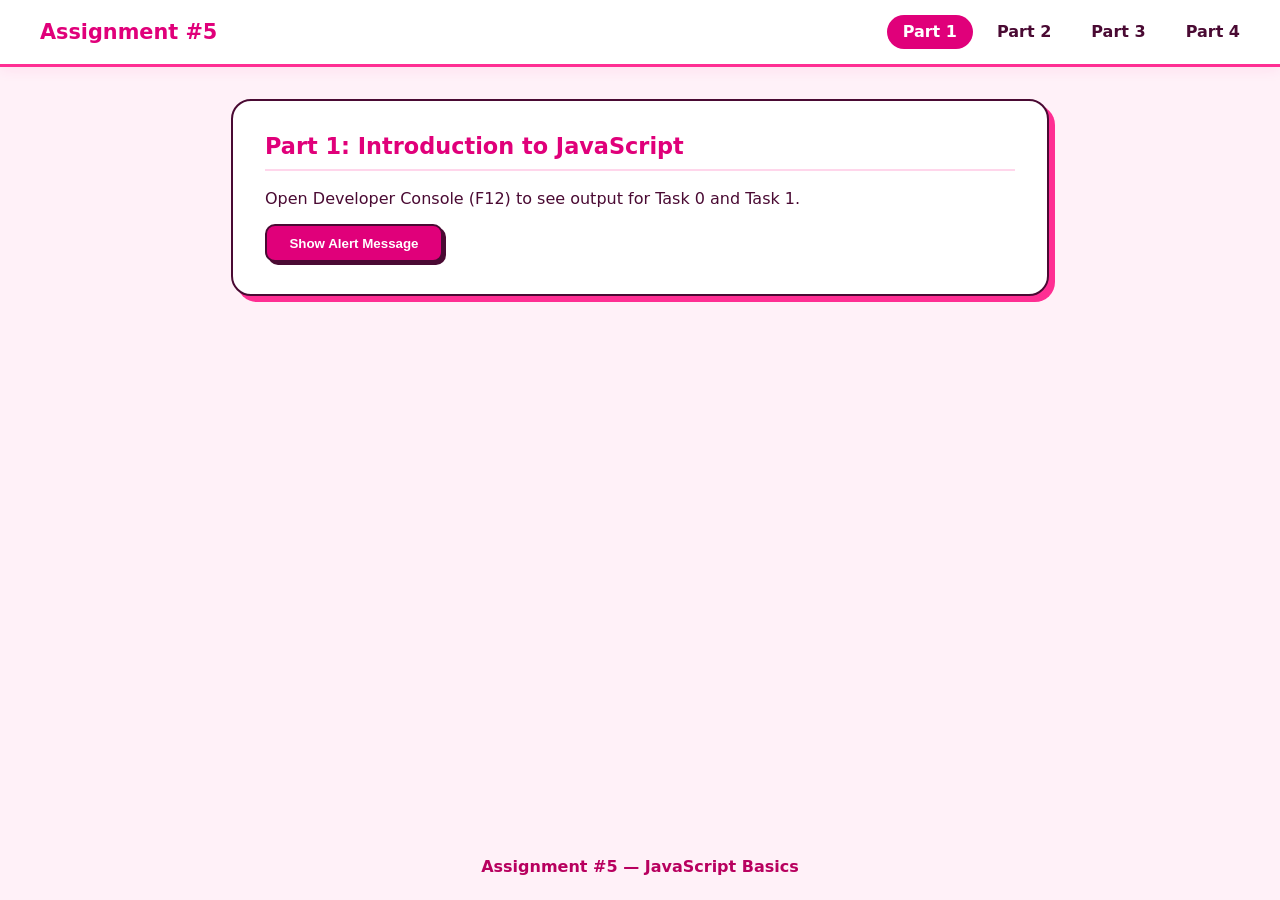
<file: index.html>
<!DOCTYPE html>
<html lang="en">
<head>
  <meta charset="UTF-8">
  <meta name="viewport" content="width=device-width, initial-scale=1.0">
  <title>Part 1 - JS Basics</title>
  <link rel="stylesheet" href="style.css">
</head>
<body>
  <nav class="site-nav">
    <a href="index.html" class="brand">Assignment #5</a>
    <ul>
      <li><a href="index.html" class="active">Part 1</a></li>
      <li><a href="part2.html">Part 2</a></li>
      <li><a href="part3.html">Part 3</a></li>
      <li><a href="part4.html">Part 4</a></li>
    </ul>
  </nav>

  <main class="main-container">
    <div class="card">
      <h2>Part 1: Introduction to JavaScript</h2>
      <p>Open Developer Console (F12) to see output for Task 0 and Task 1.</p>
      <button class="btn-pink" id="alertBtn">Show Alert Message</button>
    </div>
  </main>

  <footer>Assignment #5 — JavaScript Basics</footer>
  <script src="js/part1.js"></script>
</body>
</html>
</file>
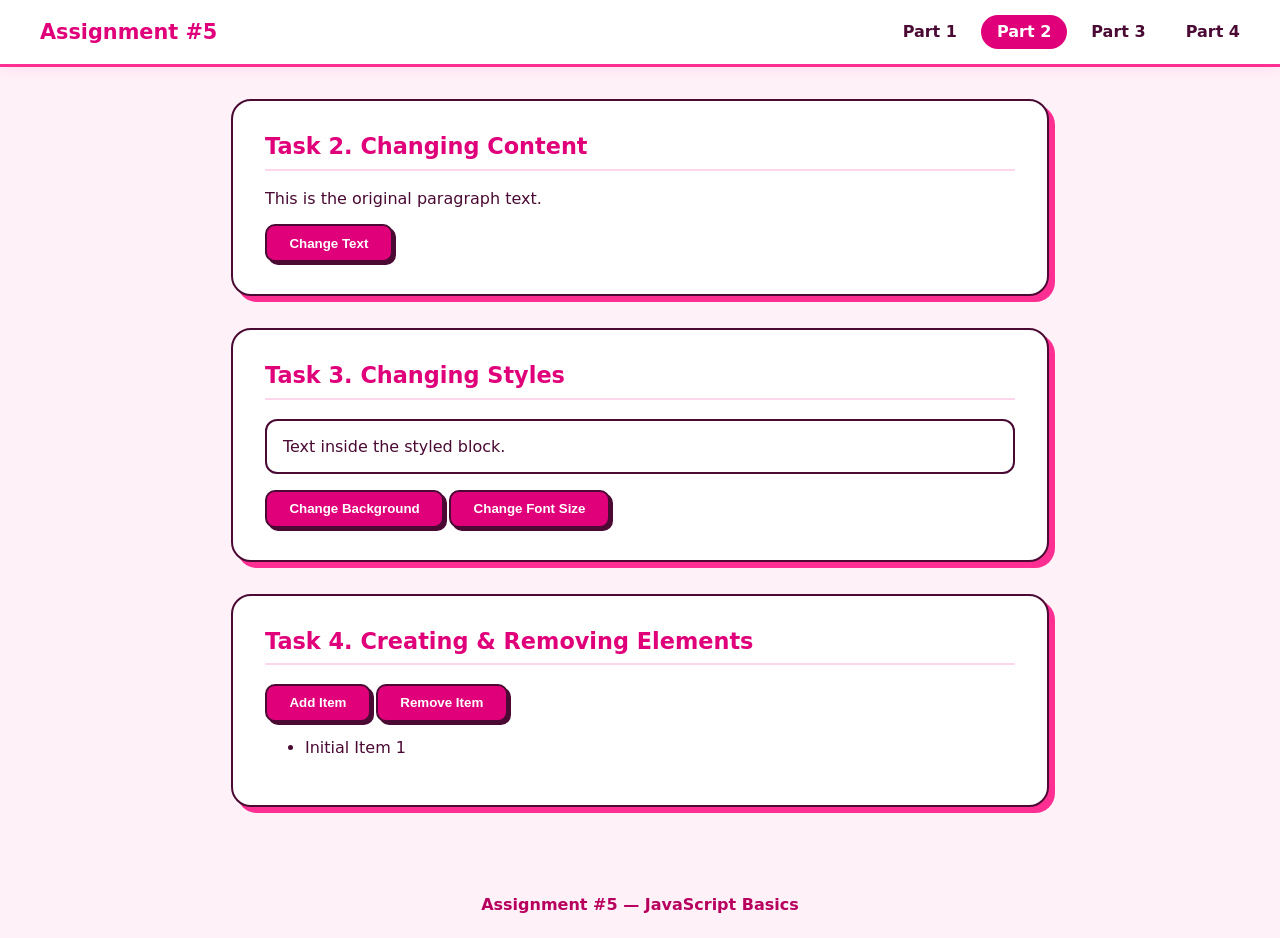
<file: part2.html>
<!DOCTYPE html>
<html lang="en">
<head>
  <meta charset="UTF-8">
  <meta name="viewport" content="width=device-width, initial-scale=1.0">
  <title>Part 2 - DOM Manipulation</title>
  <link rel="stylesheet" href="style.css">
</head>
<body>
  <nav class="site-nav">
    <a href="index.html" class="brand">Assignment #5</a>
    <ul>
      <li><a href="index.html">Part 1</a></li>
      <li><a href="part2.html" class="active">Part 2</a></li>
      <li><a href="part3.html">Part 3</a></li>
      <li><a href="part4.html">Part 4</a></li>
    </ul>
  </nav>

  <main class="main-container">
    <div class="card">
      <h2>Task 2. Changing Content</h2>
      <p id="targetText">This is the original paragraph text.</p>
      <button class="btn-pink" id="changeTextBtn">Change Text</button>
    </div>

    <div class="card">
      <h2>Task 3. Changing Styles</h2>
      <div id="styleBox" style="padding: 1rem; border: 2px solid var(--berry); border-radius: 12px; margin-bottom: 1rem;">
        Text inside the styled block.
      </div>
      <button class="btn-pink" id="changeBgBtn">Change Background</button>
      <button class="btn-pink" id="changeFontBtn">Change Font Size</button>
    </div>

    <div class="card">
      <h2>Task 4. Creating & Removing Elements</h2>
      <button class="btn-pink" id="addItemBtn">Add Item</button>
      <button class="btn-pink" id="removeItemBtn">Remove Item</button>
      <ul id="itemList" style="margin-top: 1rem;">
        <li>Initial Item 1</li>
      </ul>
    </div>
  </main>

  <footer>Assignment #5 — JavaScript Basics</footer>
  <script src="js/part2.js"></script>
</body>
</html>
</file>
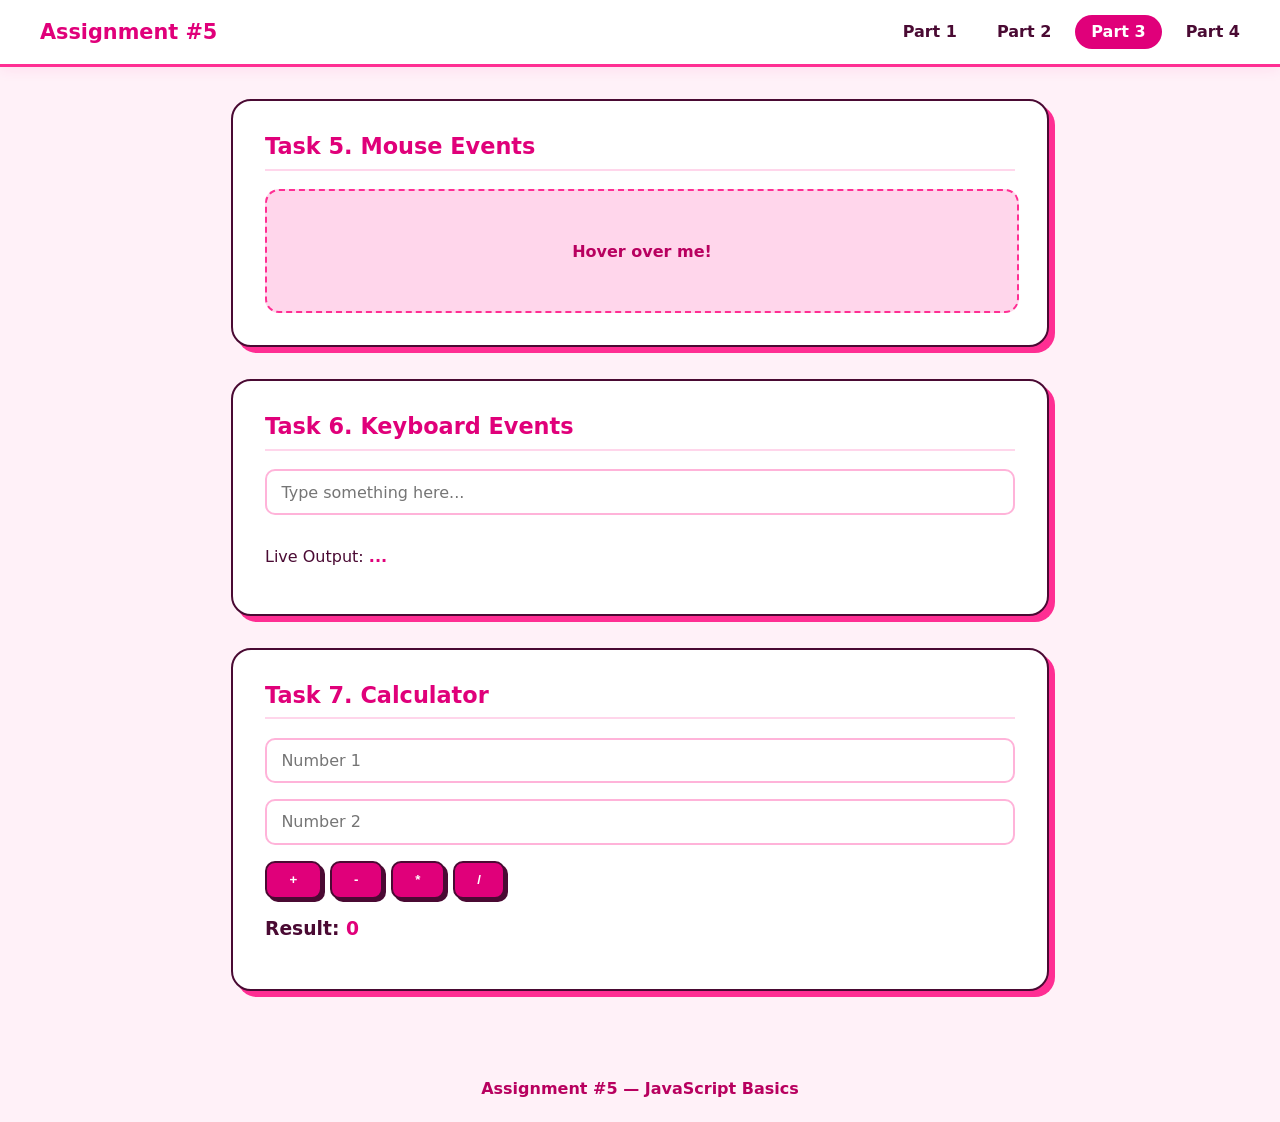
<file: part3.html>
<!DOCTYPE html>
<html lang="en">
<head>
  <meta charset="UTF-8">
  <meta name="viewport" content="width=device-width, initial-scale=1.0">
  <title>Part 3 - Events</title>
  <link rel="stylesheet" href="style.css">
</head>
<body>
  <nav class="site-nav">
    <a href="index.html" class="brand">Assignment #5</a>
    <ul>
      <li><a href="index.html">Part 1</a></li>
      <li><a href="part2.html">Part 2</a></li>
      <li><a href="part3.html" class="active">Part 3</a></li>
      <li><a href="part4.html">Part 4</a></li>
    </ul>
  </nav>

  <main class="main-container">
    <div class="card">
      <h2>Task 5. Mouse Events</h2>
      <div id="box">Hover over me!</div>
    </div>

    <div class="card">
      <h2>Task 6. Keyboard Events</h2>
      <input type="text" id="liveInput" class="input-pink" placeholder="Type something here...">
      <p>Live Output: <strong id="liveOutput" style="color: var(--pink-600);">...</strong></p>
    </div>

    <div class="card">
      <h2>Task 7. Calculator</h2>
      <input type="number" id="num1" class="input-pink" placeholder="Number 1">
      <input type="number" id="num2" class="input-pink" placeholder="Number 2">
      <div style="display: flex; gap: .5rem; margin-bottom: 1rem;">
        <button class="btn-pink" onclick="calc('+')">+</button>
        <button class="btn-pink" onclick="calc('-')">-</button>
        <button class="btn-pink" onclick="calc('*')">*</button>
        <button class="btn-pink" onclick="calc('/')">/</button>
      </div>
      <h3>Result: <span id="calcResult" style="color: var(--pink-600);">0</span></h3>
    </div>
  </main>

  <footer>Assignment #5 — JavaScript Basics</footer>
  <script src="js/part3.js"></script>
</body>
</html>
</file>
<file: style.css>
:root {
  --pink-50: #FFF1F8;
  --pink-100: #FFD6EB;
  --pink-200: #FFB3D9;
  --pink-500: #FF2E93;
  --pink-600: #E0007A;
  --pink-700: #B8005F;
  --berry: #4A0A33;
  --bad: #C1121F;
}

body {
  font-family: 'Segoe UI', system-ui, -apple-system, sans-serif;
  background: var(--pink-50);
  color: var(--berry);
  min-height: 100vh;
  margin: 0;
  display: flex;
  flex-direction: column;
}

.site-nav {
  background: #ffffff;
  border-bottom: 3px solid var(--pink-500);
  padding: .8rem 1.5rem;
  display: flex;
  justify-content: space-between;
  align-items: center;
  position: sticky;
  top: 0;
  z-index: 100;
  box-shadow: 0 4px 12px rgba(255, 46, 147, 0.08);
}

.site-nav .brand {
  font-weight: 800;
  font-size: 1.3rem;
  color: var(--pink-600);
  text-decoration: none;
}

.site-nav ul {
  list-style: none;
  display: flex;
  gap: .5rem;
  margin: 0;
  padding: 0;
}

.site-nav a {
  color: var(--berry);
  text-decoration: none;
  font-weight: 600;
  padding: .45rem 1rem;
  border-radius: 999px;
  transition: all .2s ease;
}

.site-nav a:hover {
  background: var(--pink-100);
  color: var(--pink-700);
}

.site-nav a.active {
  background: var(--pink-600);
  color: #ffffff;
}

.main-container {
  max-width: 850px;
  width: 100%;
  margin: 2rem auto;
  padding: 0 1rem;
  box-sizing: border-box;
}

.card {
  background: #ffffff;
  border: 2px solid var(--berry);
  border-radius: 20px;
  padding: 2rem;
  box-shadow: 6px 6px 0 var(--pink-500);
  margin-bottom: 2rem;
}

.card h2 {
  margin-top: 0;
  color: var(--pink-600);
  border-bottom: 2px solid var(--pink-100);
  padding-bottom: .6rem;
  font-size: 1.4rem;
}

.btn-pink {
  background: var(--pink-600);
  color: #ffffff;
  border: 2px solid var(--berry);
  border-radius: 10px;
  padding: .6rem 1.4rem;
  font-weight: 700;
  cursor: pointer;
  box-shadow: 3px 3px 0 var(--berry);
  transition: transform .1s, box-shadow .1s;
}

.btn-pink:hover {
  background: var(--pink-700);
  transform: translate(1px, 1px);
  box-shadow: 2px 2px 0 var(--berry);
}

.btn-pink:active {
  transform: translate(3px, 3px);
  box-shadow: 0px 0px 0 var(--berry);
}

.input-pink {
  width: 100%;
  border: 2px solid var(--pink-200);
  border-radius: 10px;
  padding: .7rem .9rem;
  box-sizing: border-box;
  font: inherit;
  margin-bottom: 1rem;
  background-color: #fff;
}

.input-pink:focus {
  outline: none;
  border-color: var(--pink-500);
  box-shadow: 0 0 0 .2rem rgba(255, 46, 147, .2);
}

#box {
  width: 100%;
  height: 120px;
  background: var(--pink-100);
  border: 2px dashed var(--pink-500);
  border-radius: 14px;
  display: flex;
  align-items: center;
  justify-content: center;
  font-weight: 700;
  color: var(--pink-700);
  transition: all .3s ease;
}

.todo-layout {
  display: grid;
  grid-template-columns: 1fr 1fr;
  gap: 1.5rem;
}

@media (max-width: 650px) {
  .todo-layout {
    grid-template-columns: 1fr;
  }
}

.task-item {
  background: var(--pink-50);
  border: 1px solid var(--pink-200);
  border-radius: 10px;
  padding: .8rem 1rem;
  margin-bottom: .8rem;
  display: flex;
  justify-content: space-between;
  align-items: center;
}

.task-item.completed span {
  text-decoration: line-through;
  opacity: .5;
}

.btn-del {
  background: var(--bad);
  color: #ffffff;
  border: none;
  border-radius: 6px;
  padding: .3rem .6rem;
  cursor: pointer;
  font-weight: 700;
}

footer {
  text-align: center;
  padding: 1.5rem;
  margin-top: auto;
  color: var(--pink-700);
  font-weight: 600;
}
</file>
